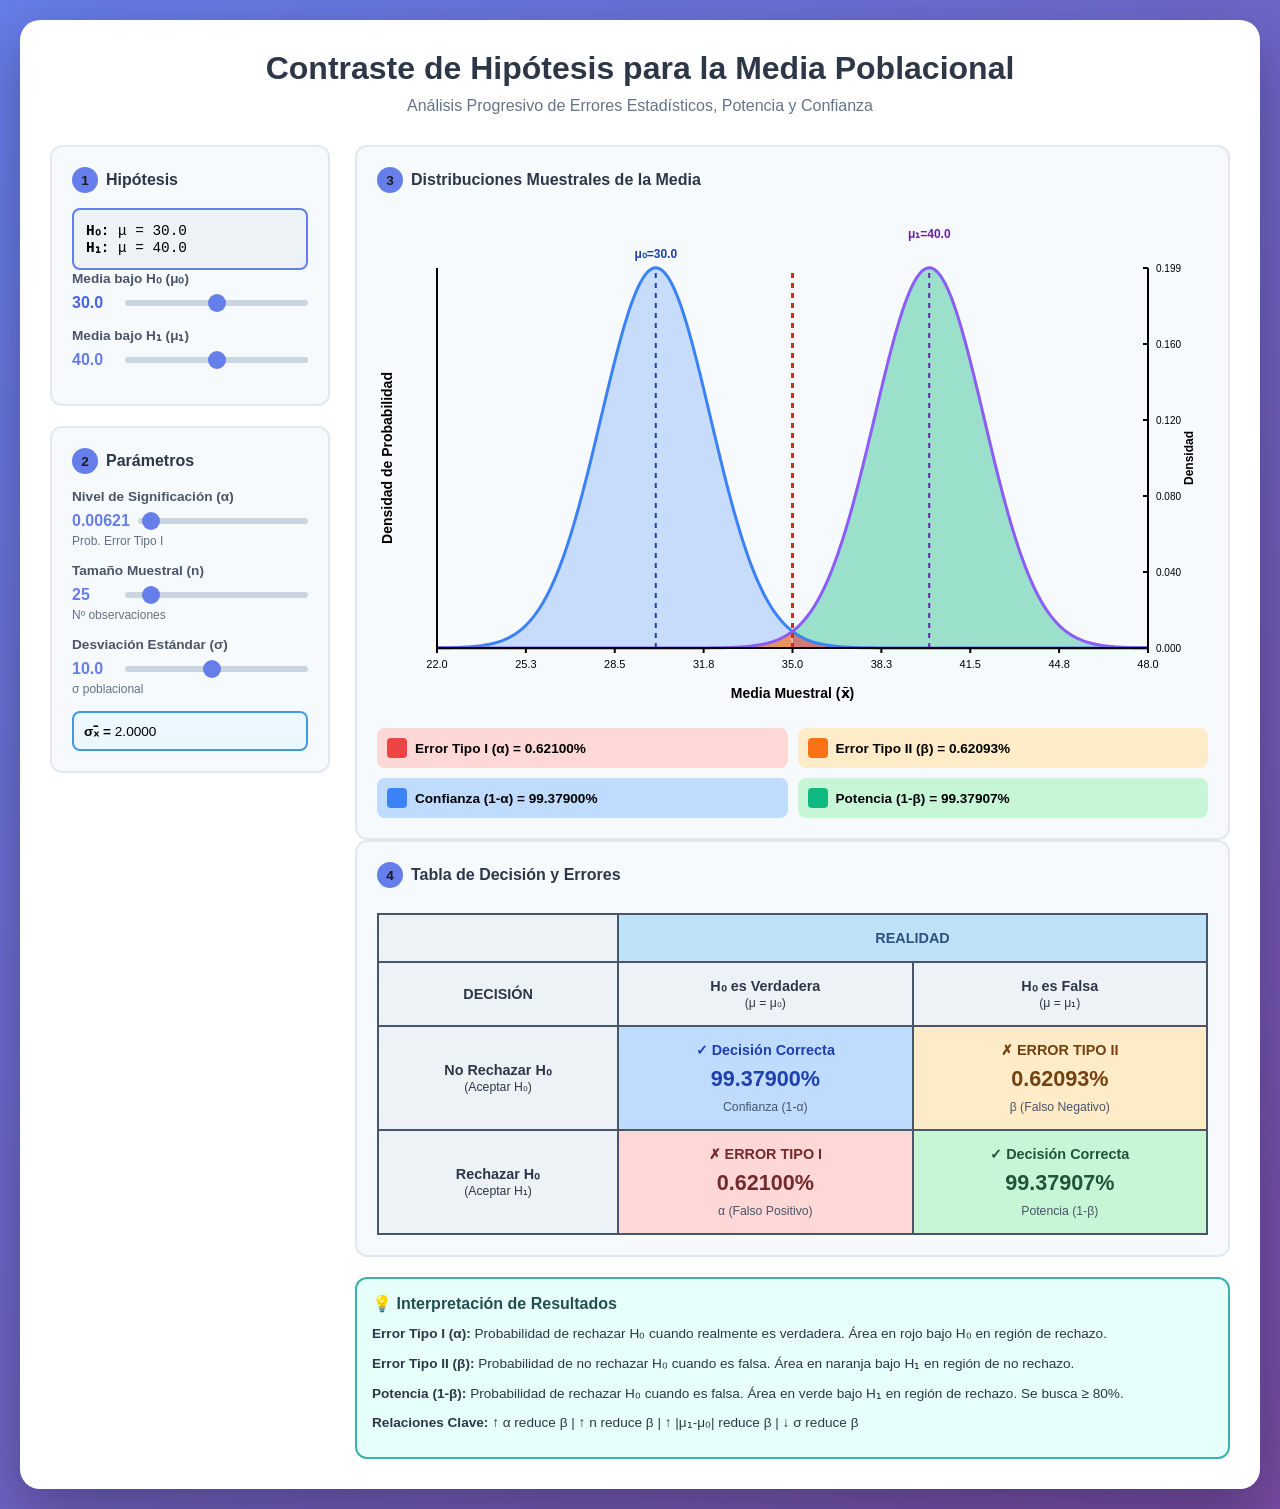
<file: index.html>
<!DOCTYPE html>
<html lang="es">
<head>
    <meta charset="UTF-8">
    <meta name="viewport" content="width=device-width, initial-scale=1.0">
    <title>Contraste de Hipótesis para la Media Poblacional</title>
    <style>
        * {
            margin: 0;
            padding: 0;
            box-sizing: border-box;
        }

        body {
            font-family: -apple-system, BlinkMacSystemFont, 'Segoe UI', Roboto, Arial, sans-serif;
            background: linear-gradient(135deg, #667eea 0%, #764ba2 100%);
            min-height: 100vh;
            padding: 20px;
        }

        .container {
            max-width: 1600px;
            margin: 0 auto;
            background: white;
            border-radius: 20px;
            padding: 30px;
            box-shadow: 0 20px 60px rgba(0,0,0,0.3);
        }

        h1 {
            text-align: center;
            color: #2d3748;
            margin-bottom: 10px;
            font-size: 2em;
        }

        .subtitle {
            text-align: center;
            color: #718096;
            margin-bottom: 30px;
        }

        .grid {
            display: grid;
            grid-template-columns: 280px 1fr;
            gap: 25px;
        }

        .controls {
            display: flex;
            flex-direction: column;
            gap: 20px;
        }

        .card {
            background: #f7fafc;
            border-radius: 12px;
            padding: 20px;
            border: 2px solid #e2e8f0;
        }

        .card h2 {
            font-size: 1em;
            color: #2d3748;
            margin-bottom: 15px;
            display: flex;
            align-items: center;
            gap: 8px;
        }

        .badge {
            background: #667eea;
            color: white;
            width: 26px;
            height: 26px;
            border-radius: 50%;
            display: flex;
            align-items: center;
            justify-content: center;
            font-size: 0.85em;
            font-weight: bold;
        }

        .control-group {
            margin-bottom: 15px;
        }

        .control-group label {
            display: block;
            font-weight: 600;
            color: #4a5568;
            margin-bottom: 8px;
            font-size: 0.85em;
        }

        .slider-container {
            display: flex;
            align-items: center;
            gap: 8px;
        }

        .value-display {
            min-width: 45px;
            font-weight: bold;
            color: #667eea;
            font-size: 1em;
        }

        input[type="range"] {
            flex: 1;
            height: 6px;
            border-radius: 3px;
            background: #cbd5e0;
            outline: none;
            -webkit-appearance: none;
        }

        input[type="range"]::-webkit-slider-thumb {
            -webkit-appearance: none;
            width: 18px;
            height: 18px;
            border-radius: 50%;
            background: #667eea;
            cursor: pointer;
        }

        input[type="range"]::-moz-range-thumb {
            width: 18px;
            height: 18px;
            border-radius: 50%;
            background: #667eea;
            cursor: pointer;
            border: none;
        }

        .button-group {
            display: flex;
            flex-direction: column;
            gap: 8px;
        }

        button {
            padding: 10px;
            border: none;
            border-radius: 8px;
            font-weight: 600;
            cursor: pointer;
            transition: all 0.3s;
            font-size: 0.8em;
        }

        button.active {
            background: #667eea;
            color: white;
        }

        button:not(.active) {
            background: #e2e8f0;
            color: #4a5568;
        }

        .hypothesis-box {
            background: #edf2f7;
            border: 2px solid #667eea;
            border-radius: 8px;
            padding: 12px;
            font-family: 'Courier New', monospace;
            font-size: 0.9em;
        }

        .chart-container {
            position: relative;
            height: 500px;
            margin-bottom: 20px;
        }

        canvas {
            max-width: 100%;
        }

        .helper-text {
            font-size: 0.75em;
            color: #718096;
            margin-top: 4px;
        }

        .se-box {
            background: #ebf8ff;
            border: 2px solid #4299e1;
            border-radius: 8px;
            padding: 10px;
            font-size: 0.85em;
            margin-top: 10px;
        }

        /* Tabla de decisión */
        .decision-table-container {
            margin-top: 25px;
            overflow-x: auto;
        }

        table.decision-table {
            width: 100%;
            border-collapse: collapse;
            font-size: 0.9em;
        }

        table.decision-table th,
        table.decision-table td {
            border: 2px solid #4a5568;
            padding: 15px;
            text-align: center;
        }

        table.decision-table th {
            background: #edf2f7;
            font-weight: bold;
            color: #2d3748;
        }

        .table-header-realidad {
            background: #bee3f8 !important;
            color: #2c5282 !important;
            font-weight: bold;
        }

        .cell-correct-power {
            background: #c6f6d5;
        }

        .cell-correct-confidence {
            background: #bfdbfe;
        }

        .cell-error-tipo1 {
            background: #fed7d7;
        }

        .cell-error-tipo2 {
            background: #feebc8;
        }

        .cell-value {
            font-size: 1.5em;
            font-weight: bold;
            margin: 8px 0;
        }

        .cell-label {
            font-size: 0.85em;
            color: #4a5568;
        }

        .legend-container {
            display: grid;
            grid-template-columns: repeat(3, 1fr);
            gap: 12px;
            margin-top: 20px;
        }

        .legend-item {
            display: flex;
            align-items: center;
            gap: 8px;
            padding: 10px;
            border-radius: 8px;
            font-size: 0.85em;
        }

        .legend-color {
            width: 20px;
            height: 20px;
            border-radius: 4px;
        }

        .interpretation-box {
            background: #e6fffa;
            border: 2px solid #38b2ac;
            border-radius: 12px;
            padding: 15px;
            margin-top: 20px;
        }

        .interpretation-box h3 {
            color: #234e52;
            margin-bottom: 10px;
            font-size: 1em;
        }

        .interpretation-box p {
            color: #2d3748;
            font-size: 0.85em;
            line-height: 1.6;
            margin-bottom: 8px;
        }
    </style>
<link rel="stylesheet" href="impeccable-fix.css?v=20261124">
</head>
<body>
    <div class="container">
        <h1>Contraste de Hipótesis para la Media Poblacional</h1>
        <p class="subtitle">Análisis Progresivo de Errores Estadísticos, Potencia y Confianza</p>

        <div class="grid">
            <!-- Panel de controles -->
            <div class="controls">
                <div class="card">
                    <h2><span class="badge">1</span> Hipótesis</h2>

                    <div class="hypothesis-box" id="hypothesisBox">
                        <div><strong>H₀:</strong> μ = 30.0</div>
                        <div><strong>H₁:</strong> μ = 40.0</div>
                    </div>

                    <div class="control-group">
                        <label>Media bajo H₀ (μ₀)</label>
                        <div class="slider-container">
                            <span class="value-display" id="mu0Value">30.0</span>
                            <input type="range" id="mu0" min="20" max="40" step="0.5" value="30" oninput="updateParams()">
                        </div>
                    </div>

                    <div class="control-group">
                        <label>Media bajo H₁ (μ₁)</label>
                        <div class="slider-container">
                            <span class="value-display" id="mu1Value">40.0</span>
                            <input type="range" id="mu1" min="30" max="50" step="0.5" value="40" oninput="updateParams()">
                        </div>
                    </div>
                </div>

                <div class="card">
                    <h2><span class="badge">2</span> Parámetros</h2>

                    <div class="control-group">
                        <label>Nivel de Significación (α)</label>
                        <div class="slider-container">
                            <span class="value-display" id="alphaValue">0.006</span>
                            <input type="range" id="alpha" min="0.001" max="0.2" step="0.00001" value="0.00621" oninput="updateParams()">
                        </div>
                        <p class="helper-text">Prob. Error Tipo I</p>
                    </div>

                    <div class="control-group">
                        <label>Tamaño Muestral (n)</label>
                        <div class="slider-container">
                            <span class="value-display" id="sampleSizeValue">25</span>
                            <input type="range" id="sampleSize" min="5" max="200" step="1" value="25" oninput="updateParams()">
                        </div>
                        <p class="helper-text">Nº observaciones</p>
                    </div>

                    <div class="control-group">
                        <label>Desviación Estándar (σ)</label>
                        <div class="slider-container">
                            <span class="value-display" id="sigmaValue">10.0</span>
                            <input type="range" id="sigma" min="1" max="20" step="0.5" value="10" oninput="updateParams()">
                        </div>
                        <p class="helper-text">σ poblacional</p>
                    </div>

                    <div class="se-box">
                        <strong>σₓ̄ = </strong><span id="seValue">3.5355</span>
                    </div>
                </div>
            </div>

            <!-- Panel principal -->
            <div class="main-panel">
                <div class="card">
                    <h2><span class="badge">3</span> Distribuciones Muestrales de la Media</h2>
                    <div class="chart-container">
                        <canvas id="chart"></canvas>
                    </div>

                    <div class="legend-container" style="grid-template-columns: repeat(2, 1fr); gap: 10px;">
                        <div class="legend-item" style="background: #fed7d7;">
                            <div class="legend-color" style="background: #ef4444;"></div>
                            <span><strong>Error Tipo I (α) = <span id="alphaPercent">0.62100</span>%</strong></span>
                        </div>
                        <div class="legend-item" style="background: #feebc8;">
                            <div class="legend-color" style="background: #f97316;"></div>
                            <span><strong>Error Tipo II (β) = <span id="betaPercent">0.62100</span>%</strong></span>
                        </div>
                        <div class="legend-item" style="background: #bfdbfe;">
                            <div class="legend-color" style="background: #3b82f6;"></div>
                            <span><strong>Confianza (1-α) = <span id="confidencePercent">99.37900</span>%</strong></span>
                        </div>
                        <div class="legend-item" style="background: #c6f6d5;">
                            <div class="legend-color" style="background: #10b981;"></div>
                            <span><strong>Potencia (1-β) = <span id="powerPercent">99.37900</span>%</strong></span>
                        </div>
                    </div>
                </div>

                <div class="card">
                    <h2><span class="badge">4</span> Tabla de Decisión y Errores</h2>

                    <div class="decision-table-container">
                        <table class="decision-table">
                            <thead>
                                <tr>
                                    <th></th>
                                    <th colspan="2" class="table-header-realidad">REALIDAD</th>
                                </tr>
                                <tr>
                                    <th>DECISIÓN</th>
                                    <th>H₀ es Verdadera<br><span style="font-weight: normal; font-size: 0.85em;">(μ = μ₀)</span></th>
                                    <th>H₀ es Falsa<br><span style="font-weight: normal; font-size: 0.85em;">(μ = μ₁)</span></th>
                                </tr>
                            </thead>
                            <tbody>
                                <tr>
                                    <th>No Rechazar H₀<br><span style="font-weight: normal; font-size: 0.85em;">(Aceptar H₀)</span></th>
                                    <td class="cell-correct-confidence">
                                        <div style="font-weight: bold; color: #1e40af;">✓ Decisión Correcta</div>
                                        <div class="cell-value" style="color: #1e40af;"><span id="confidenceTable">99.37900</span>%</div>
                                        <div class="cell-label">Confianza (1-α)</div>
                                    </td>
                                    <td class="cell-error-tipo2">
                                        <div style="font-weight: bold; color: #744210;">✗ ERROR TIPO II</div>
                                        <div class="cell-value" style="color: #744210;"><span id="betaTable">0.62100</span>%</div>
                                        <div class="cell-label">β (Falso Negativo)</div>
                                    </td>
                                </tr>
                                <tr>
                                    <th>Rechazar H₀<br><span style="font-weight: normal; font-size: 0.85em;">(Aceptar H₁)</span></th>
                                    <td class="cell-error-tipo1">
                                        <div style="font-weight: bold; color: #742a2a;">✗ ERROR TIPO I</div>
                                        <div class="cell-value" style="color: #742a2a;"><span id="alphaTable">0.62100</span>%</div>
                                        <div class="cell-label">α (Falso Positivo)</div>
                                    </td>
                                    <td class="cell-correct-power">
                                        <div style="font-weight: bold; color: #22543d;">✓ Decisión Correcta</div>
                                        <div class="cell-value" style="color: #22543d;"><span id="powerTable">99.37900</span>%</div>
                                        <div class="cell-label">Potencia (1-β)</div>
                                    </td>
                                </tr>
                            </tbody>
                        </table>
                    </div>
                </div>

                <div class="interpretation-box">
                    <h3>💡 Interpretación de Resultados</h3>
                    <p><strong>Error Tipo I (α):</strong> Probabilidad de rechazar H₀ cuando realmente es verdadera. Área en rojo bajo H₀ en región de rechazo.</p>
                    <p><strong>Error Tipo II (β):</strong> Probabilidad de no rechazar H₀ cuando es falsa. Área en naranja bajo H₁ en región de no rechazo.</p>
                    <p><strong>Potencia (1-β):</strong> Probabilidad de rechazar H₀ cuando es falsa. Área en verde bajo H₁ en región de rechazo. Se busca ≥ 80%.</p>
                    <p><strong>Relaciones Clave:</strong> ↑ α reduce β | ↑ n reduce β | ↑ |μ₁-μ₀| reduce β | ↓ σ reduce β</p>
                </div>
            </div>
        </div>
    </div>

    <script>
        let currentStats = {};

        // Función de densidad normal
        function normalPDF(x, mean, sd) {
            return (1 / (sd * Math.sqrt(2 * Math.PI))) *
                   Math.exp(-0.5 * Math.pow((x - mean) / sd, 2));
        }

        // Función de distribución acumulada normal
        function normalCDF(x, mean, sd) {
            const z = (x - mean) / sd;
            const t = 1 / (1 + 0.2316419 * Math.abs(z));
            const d = 0.3989423 * Math.exp(-z * z / 2);
            const prob = d * t * (0.3193815 + t * (-0.3565638 + t * (1.781478 + t * (-1.821256 + t * 1.330274))));
            return z > 0 ? 1 - prob : prob;
        }

        // Función inversa de la CDF normal
        function inverseNormalCDF(p) {
            const a1 = -39.6968302866538, a2 = 220.946098424521, a3 = -275.928510446969;
            const a4 = 138.357751867269, a5 = -30.6647980661472, a6 = 2.50662827745924;
            const b1 = -54.4760987982241, b2 = 161.585836858041, b3 = -155.698979859887;
            const b4 = 66.8013118877197, b5 = -13.2806815528857;
            const c1 = -7.78489400243029E-03, c2 = -0.322396458041136, c3 = -2.40075827716184;
            const c4 = -2.54973253934373, c5 = 4.37466414146497, c6 = 2.93816398269878;
            const d1 = 7.78469570904146E-03, d2 = 0.32246712907004, d3 = 2.445134137143;
            const d4 = 3.75440866190742;
            const pLow = 0.02425, pHigh = 1 - pLow;
            let q, r, x;

            if (p < pLow) {
                q = Math.sqrt(-2 * Math.log(p));
                x = (((((c1 * q + c2) * q + c3) * q + c4) * q + c5) * q + c6) /
                    ((((d1 * q + d2) * q + d3) * q + d4) * q + 1);
            } else if (p <= pHigh) {
                q = p - 0.5;
                r = q * q;
                x = (((((a1 * r + a2) * r + a3) * r + a4) * r + a5) * r + a6) * q /
                    (((((b1 * r + b2) * r + b3) * r + b4) * r + b5) * r + 1);
            } else {
                q = Math.sqrt(-2 * Math.log(1 - p));
                x = -(((((c1 * q + c2) * q + c3) * q + c4) * q + c5) * q + c6) /
                     ((((d1 * q + d2) * q + d3) * q + d4) * q + 1);
            }
            return x;
        }

        function updateParams() {
            const mu0 = parseFloat(document.getElementById('mu0').value);
            const mu1 = parseFloat(document.getElementById('mu1').value);
            const alpha = parseFloat(document.getElementById('alpha').value);
            const n = parseInt(document.getElementById('sampleSize').value);
            const sigma = parseFloat(document.getElementById('sigma').value);

            // Actualizar displays
            document.getElementById('mu0Value').textContent = mu0.toFixed(1);
            document.getElementById('mu1Value').textContent = mu1.toFixed(1);
            document.getElementById('alphaValue').textContent = alpha.toFixed(5);
            document.getElementById('sampleSizeValue').textContent = n;
            document.getElementById('sigmaValue').textContent = sigma.toFixed(1);

            const seM = sigma / Math.sqrt(n);
            document.getElementById('seValue').textContent = seM.toFixed(4);

            // Actualizar hipótesis - siempre bilateral con μ₁ específica
            document.getElementById('hypothesisBox').innerHTML = `
                <div><strong>H₀:</strong> μ = ${mu0.toFixed(1)}</div>
                <div><strong>H₁:</strong> μ = ${mu1.toFixed(1)}</div>
            `;

            // Calcular estadísticas (cola derecha únicamente)
            // Para que α = β, el valor crítico debe estar en el punto medio
            const criticalValue = inverseNormalCDF(1 - alpha) * seM + mu0;

            // Beta: área bajo H₁ desde inicio hasta valor crítico
            const beta = normalCDF(criticalValue, mu1, seM);

            const power = 1 - beta;
            const confidence = 1 - alpha;

            currentStats = { alpha, beta, power, confidence, criticalValue, mu0, mu1, seM };

            // Actualizar resultados en leyenda (5 decimales)
            document.getElementById('alphaPercent').textContent = (alpha * 100).toFixed(5);
            document.getElementById('betaPercent').textContent = (beta * 100).toFixed(5);
            document.getElementById('confidencePercent').textContent = (confidence * 100).toFixed(5);
            document.getElementById('powerPercent').textContent = (power * 100).toFixed(5);

            // Actualizar tabla (5 decimales)
            document.getElementById('confidenceTable').textContent = (confidence * 100).toFixed(5);
            document.getElementById('betaTable').textContent = (beta * 100).toFixed(5);
            document.getElementById('alphaTable').textContent = (alpha * 100).toFixed(5);
            document.getElementById('powerTable').textContent = (power * 100).toFixed(5);

            // Actualizar gráfico
            drawChart();
        }

        function drawChart() {
            const canvas = document.getElementById('chart');
            const ctx = canvas.getContext('2d');

            // Configurar tamaño del canvas
            const container = canvas.parentElement;
            canvas.width = container.offsetWidth;
            canvas.height = container.offsetHeight;

            const { mu0, mu1, seM, criticalValue } = currentStats;

            const padding = 60;
            const chartWidth = canvas.width - 2 * padding;
            const chartHeight = canvas.height - 2 * padding;

            // Limpiar canvas
            ctx.clearRect(0, 0, canvas.width, canvas.height);

            // Calcular rango
            const rangeStart = Math.min(mu0, mu1) - 4 * seM;
            const rangeEnd = Math.max(mu0, mu1) + 4 * seM;

            // Encontrar máximo y para escala
            let maxY = 0;
            for (let x = rangeStart; x <= rangeEnd; x += (rangeEnd - rangeStart) / 200) {
                maxY = Math.max(maxY, normalPDF(x, mu0, seM), normalPDF(x, mu1, seM));
            }

            // Función para mapear coordenadas
            function mapX(x) {
                return padding + ((x - rangeStart) / (rangeEnd - rangeStart)) * chartWidth;
            }

            function mapY(y) {
                return canvas.height - padding - (y / maxY) * chartHeight;
            }

            // Dibujar áreas sombreadas (orden: de atrás hacia adelante)
            // Solo cola derecha (μ₁ > μ₀)
            const step = (rangeEnd - rangeStart) / 400;

            // 1. Área Potencia (verde) - FONDO - bajo H1 en región de rechazo (cola derecha)
            ctx.fillStyle = 'rgba(16, 185, 129, 0.4)';
            ctx.beginPath();
            ctx.moveTo(mapX(criticalValue), mapY(0));
            for (let x = criticalValue; x <= rangeEnd; x += step) {
                ctx.lineTo(mapX(x), mapY(normalPDF(x, mu1, seM)));
            }
            ctx.lineTo(mapX(rangeEnd), mapY(0));
            ctx.closePath();
            ctx.fill();

            // 2. Área de Confianza (1-α) - azul claro - bajo H0 en región de no rechazo
            ctx.fillStyle = 'rgba(59, 130, 246, 0.25)';
            ctx.beginPath();
            ctx.moveTo(mapX(rangeStart), mapY(0));
            for (let x = rangeStart; x <= criticalValue; x += step) {
                ctx.lineTo(mapX(x), mapY(normalPDF(x, mu0, seM)));
            }
            ctx.lineTo(mapX(criticalValue), mapY(0));
            ctx.closePath();
            ctx.fill();

            // 3. Área Error Tipo II (naranja) - bajo H1 en región de no rechazo
            ctx.fillStyle = 'rgba(249, 115, 22, 0.7)';
            ctx.beginPath();
            ctx.moveTo(mapX(rangeStart), mapY(0));
            for (let x = rangeStart; x <= criticalValue; x += step) {
                ctx.lineTo(mapX(x), mapY(normalPDF(x, mu1, seM)));
            }
            ctx.lineTo(mapX(criticalValue), mapY(0));
            ctx.closePath();
            ctx.fill();

            // 4. Área Error Tipo I (roja) - ADELANTE - bajo H0 en región de rechazo (solo cola derecha)
            ctx.fillStyle = 'rgba(239, 68, 68, 0.65)';
            ctx.beginPath();
            ctx.moveTo(mapX(criticalValue), mapY(0));
            for (let x = criticalValue; x <= rangeEnd; x += step) {
                ctx.lineTo(mapX(x), mapY(normalPDF(x, mu0, seM)));
            }
            ctx.lineTo(mapX(rangeEnd), mapY(0));
            ctx.closePath();
            ctx.fill();

            // Dibujar curvas
            // Curva H0 (azul)
            ctx.strokeStyle = '#3b82f6';
            ctx.lineWidth = 3;
            ctx.beginPath();
            for (let x = rangeStart; x <= rangeEnd; x += step) {
                const y = normalPDF(x, mu0, seM);
                if (x === rangeStart) {
                    ctx.moveTo(mapX(x), mapY(y));
                } else {
                    ctx.lineTo(mapX(x), mapY(y));
                }
            }
            ctx.stroke();

            // Curva H1 (púrpura)
            ctx.strokeStyle = '#8b5cf6';
            ctx.lineWidth = 3;
            ctx.beginPath();
            for (let x = rangeStart; x <= rangeEnd; x += step) {
                const y = normalPDF(x, mu1, seM);
                if (x === rangeStart) {
                    ctx.moveTo(mapX(x), mapY(y));
                } else {
                    ctx.lineTo(mapX(x), mapY(y));
                }
            }
            ctx.stroke();

            // Dibujar líneas verticales de referencia
            // μ0
            ctx.strokeStyle = '#1e40af';
            ctx.lineWidth = 2;
            ctx.setLineDash([5, 5]);
            ctx.beginPath();
            ctx.moveTo(mapX(mu0), mapY(0));
            ctx.lineTo(mapX(mu0), mapY(maxY));
            ctx.stroke();

            // μ1
            ctx.strokeStyle = '#6b21a8';
            ctx.beginPath();
            ctx.moveTo(mapX(mu1), mapY(0));
            ctx.lineTo(mapX(mu1), mapY(maxY));
            ctx.stroke();

            // Valor crítico (solo derecha)
            ctx.strokeStyle = '#dc2626';
            ctx.lineWidth = 3;
            ctx.beginPath();
            ctx.moveTo(mapX(criticalValue), mapY(0));
            ctx.lineTo(mapX(criticalValue), mapY(maxY));
            ctx.stroke();

            ctx.setLineDash([]);

            // Dibujar ejes
            ctx.strokeStyle = '#000';
            ctx.lineWidth = 2;
            ctx.beginPath();
            ctx.moveTo(padding, canvas.height - padding);
            ctx.lineTo(canvas.width - padding, canvas.height - padding);
            ctx.stroke();

            ctx.beginPath();
            ctx.moveTo(padding, padding);
            ctx.lineTo(padding, canvas.height - padding);
            ctx.stroke();

            // Etiquetas
            ctx.fillStyle = '#000';
            ctx.font = 'bold 14px Arial';
            ctx.textAlign = 'center';
            ctx.fillText('Media Muestral (x̄)', canvas.width / 2, canvas.height - 10);

            ctx.save();
            ctx.translate(15, canvas.height / 2);
            ctx.rotate(-Math.PI / 2);
            ctx.fillText('Densidad de Probabilidad', 0, 0);
            ctx.restore();

            // Etiquetas de medias
            ctx.font = 'bold 12px Arial';
            ctx.fillStyle = '#1e40af';
            ctx.fillText('μ₀=' + mu0.toFixed(1), mapX(mu0), padding - 10);

            ctx.fillStyle = '#6b21a8';
            ctx.fillText('μ₁=' + mu1.toFixed(1), mapX(mu1), padding - 30);

            // Marcas en eje X
            ctx.fillStyle = '#000';
            ctx.font = '11px Arial';
            const numTicks = 8;
            for (let i = 0; i <= numTicks; i++) {
                const x = rangeStart + (rangeEnd - rangeStart) * i / numTicks;
                const px = mapX(x);
                ctx.fillText(x.toFixed(1), px, canvas.height - padding + 20);
                ctx.beginPath();
                ctx.moveTo(px, canvas.height - padding);
                ctx.lineTo(px, canvas.height - padding + 5);
                ctx.stroke();
            }

            // Eje Y derecho para escala de densidad
            ctx.strokeStyle = '#000';
            ctx.lineWidth = 2;
            ctx.beginPath();
            ctx.moveTo(canvas.width - padding, padding);
            ctx.lineTo(canvas.width - padding, canvas.height - padding);
            ctx.stroke();

            // Marcas en eje Y derecho (densidad)
            ctx.fillStyle = '#000';
            ctx.font = '10px Arial';
            ctx.textAlign = 'left';
            const numTicksY = 5;
            for (let i = 0; i <= numTicksY; i++) {
                const density = (maxY / numTicksY) * i;
                const py = mapY(density);

                // Marca
                ctx.beginPath();
                ctx.moveTo(canvas.width - padding - 5, py);
                ctx.lineTo(canvas.width - padding, py);
                ctx.stroke();

                // Etiqueta
                ctx.fillText(density.toFixed(3), canvas.width - padding + 8, py + 4);
            }

            // Etiqueta del eje Y derecho
            ctx.save();
            ctx.translate(canvas.width - 15, canvas.height / 2);
            ctx.rotate(-Math.PI / 2);
            ctx.font = 'bold 12px Arial';
            ctx.textAlign = 'center';
            ctx.fillText('Densidad', 0, 0);
            ctx.restore();
        }

        // Inicializar
        window.addEventListener('load', updateParams);
        window.addEventListener('resize', drawChart);
    </script>
</body>
</html>
</file>
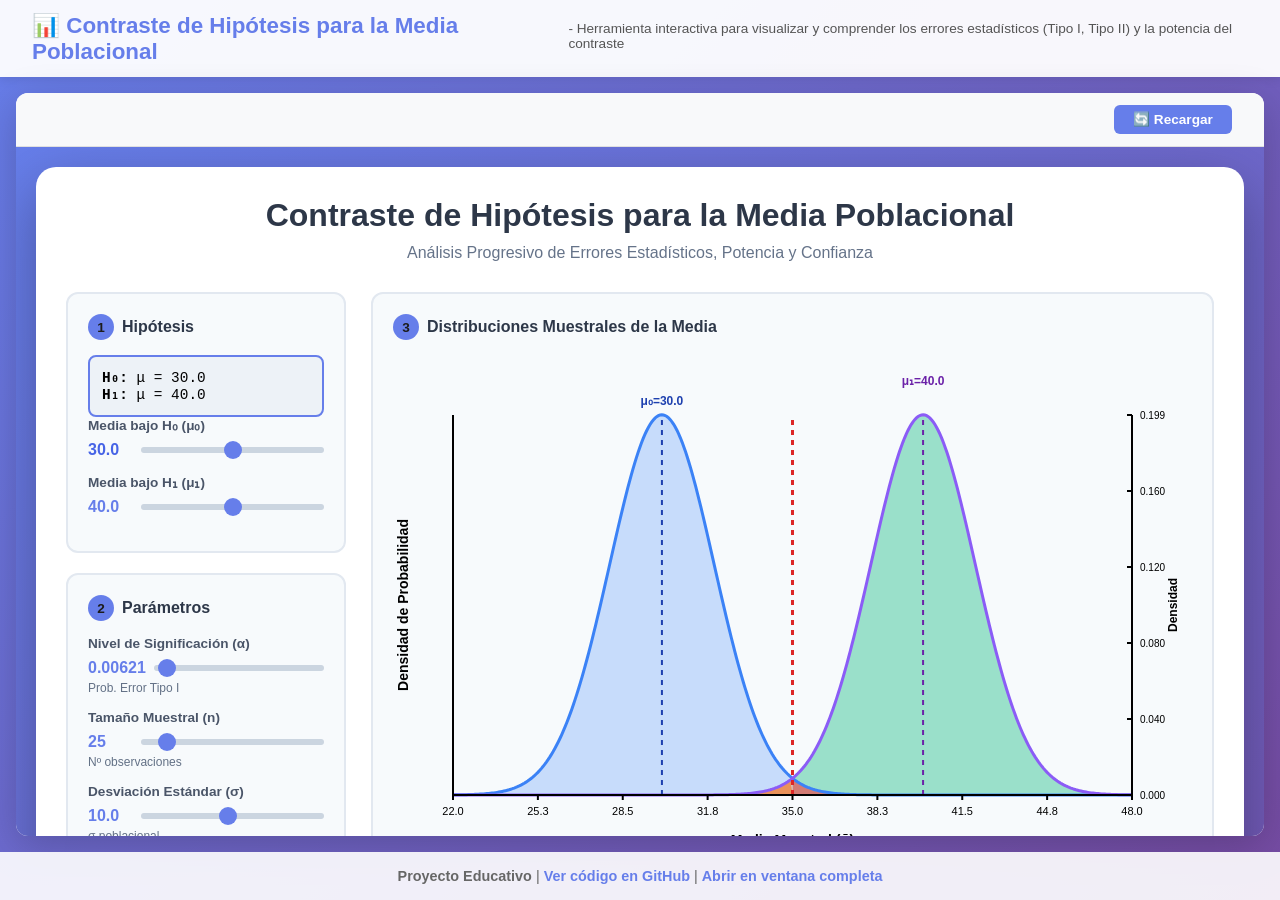
<file: wrapper.html>
<!DOCTYPE html>
<html lang="es">
<head>
    <meta charset="UTF-8">
    <meta name="viewport" content="width=device-width, initial-scale=1.0">
    <title>Contraste de Hipótesis Estadísticas - Herramienta Interactiva</title>
    <style>
        * {
            margin: 0;
            padding: 0;
            box-sizing: border-box;
        }

        body {
            font-family: -apple-system, BlinkMacSystemFont, 'Segoe UI', Roboto, Oxygen, Ubuntu, Cantarell, sans-serif;
            background: linear-gradient(135deg, #667eea 0%, #764ba2 100%);
            min-height: 100vh;
            display: flex;
            flex-direction: column;
        }

        header {
            background: rgba(255, 255, 255, 0.95);
            padding: 0.75rem 2rem;
            box-shadow: 0 2px 10px rgba(0, 0, 0, 0.1);
            display: flex;
            align-items: baseline;
            gap: 0.75rem;
        }

        header h1 {
            color: #667eea;
            font-size: 1.4rem;
            margin: 0;
        }

        header p {
            color: #555;
            font-size: 0.85rem;
            margin: 0;
        }

        .container {
            flex: 1;
            display: flex;
            flex-direction: column;
            padding: 1rem;
            max-width: 1800px;
            width: 100%;
            margin: 0 auto;
        }

        .iframe-wrapper {
            flex: 1;
            background: white;
            border-radius: 12px;
            box-shadow: 0 10px 40px rgba(0, 0, 0, 0.2);
            overflow: hidden;
            display: flex;
            flex-direction: column;
        }

        iframe {
            flex: 1;
            width: 100%;
            border: none;
            min-height: 600px;
        }

        footer {
            background: rgba(255, 255, 255, 0.9);
            padding: 1rem 2rem;
            text-align: center;
            color: #666;
            font-size: 0.9rem;
        }

        footer a {
            color: #667eea;
            text-decoration: none;
            font-weight: 600;
        }

        footer a:hover {
            text-decoration: underline;
        }

        .controls {
            padding: 0.75rem 2rem;
            background: #f8f9fa;
            border-bottom: 1px solid #e0e0e0;
            display: flex;
            justify-content: flex-end;
            align-items: center;
        }

        .controls button {
            background: #667eea;
            color: white;
            border: none;
            padding: 0.4rem 1.2rem;
            border-radius: 6px;
            cursor: pointer;
            font-size: 0.85rem;
            font-weight: 600;
            transition: background 0.3s;
        }

        .controls button:hover {
            background: #5568d3;
        }

        @media (max-width: 768px) {
            header {
                flex-direction: column;
                align-items: flex-start;
                gap: 0.25rem;
            }

            header h1 {
                font-size: 1.1rem;
            }

            header p {
                font-size: 0.75rem;
            }

            iframe {
                min-height: 500px;
            }
        }
    </style>
</head>
<body>
    <header>
        <h1>📊 Contraste de Hipótesis para la Media Poblacional</h1>
        <p>- Herramienta interactiva para visualizar y comprender los errores estadísticos (Tipo I, Tipo II) y la potencia del contraste</p>
    </header>

    <div class="container">
        <div class="iframe-wrapper">
            <div class="controls">
                <button onclick="reloadIframe()">🔄 Recargar</button>
            </div>
            <iframe
                id="hypothesis-frame"
                src="https://upocuantitativo.github.io/hipotesis/"
                title="Contraste de Hipótesis Interactivo"
                loading="lazy"
            ></iframe>
        </div>
    </div>

    <footer>
        <p>
            <strong>Proyecto Educativo</strong> |
            <a href="https://github.com/upocuantitativo/hipotesis" target="_blank">Ver código en GitHub</a> |
            <a href="https://upocuantitativo.github.io/hipotesis/" target="_blank">Abrir en ventana completa</a>
        </p>
    </footer>

    <script>
        function reloadIframe() {
            const iframe = document.getElementById('hypothesis-frame');
            iframe.src = iframe.src;
        }

        // Mensaje de carga
        const iframe = document.getElementById('hypothesis-frame');
        iframe.addEventListener('load', function() {
            console.log('Visualización cargada correctamente');
        });

        // Ajustar altura del iframe dinámicamente si es necesario
        window.addEventListener('resize', function() {
            // El CSS ya maneja esto con flex, pero lo dejamos por si acaso
        });
    </script>
</body>
</html>
</file>
<file: impeccable-fix.css>
/* Correcciones de legibilidad (impeccable detect), 2026-11-24. Solo color y tamaño de letra.
   Para deshacerlas: quitar el <link> a este fichero en el HTML. */
#mu0Value { color: #4764e6 !important; }
div.control-group > p.helper-text { color: #637186 !important; }
div.controls > div.card > h2 > span.badge { color: #1c1c1c !important; }
div.main-panel > div.card > h2 > span.badge { color: #1c1c1c !important; }
p.subtitle { color: #657389 !important; }
</file>
